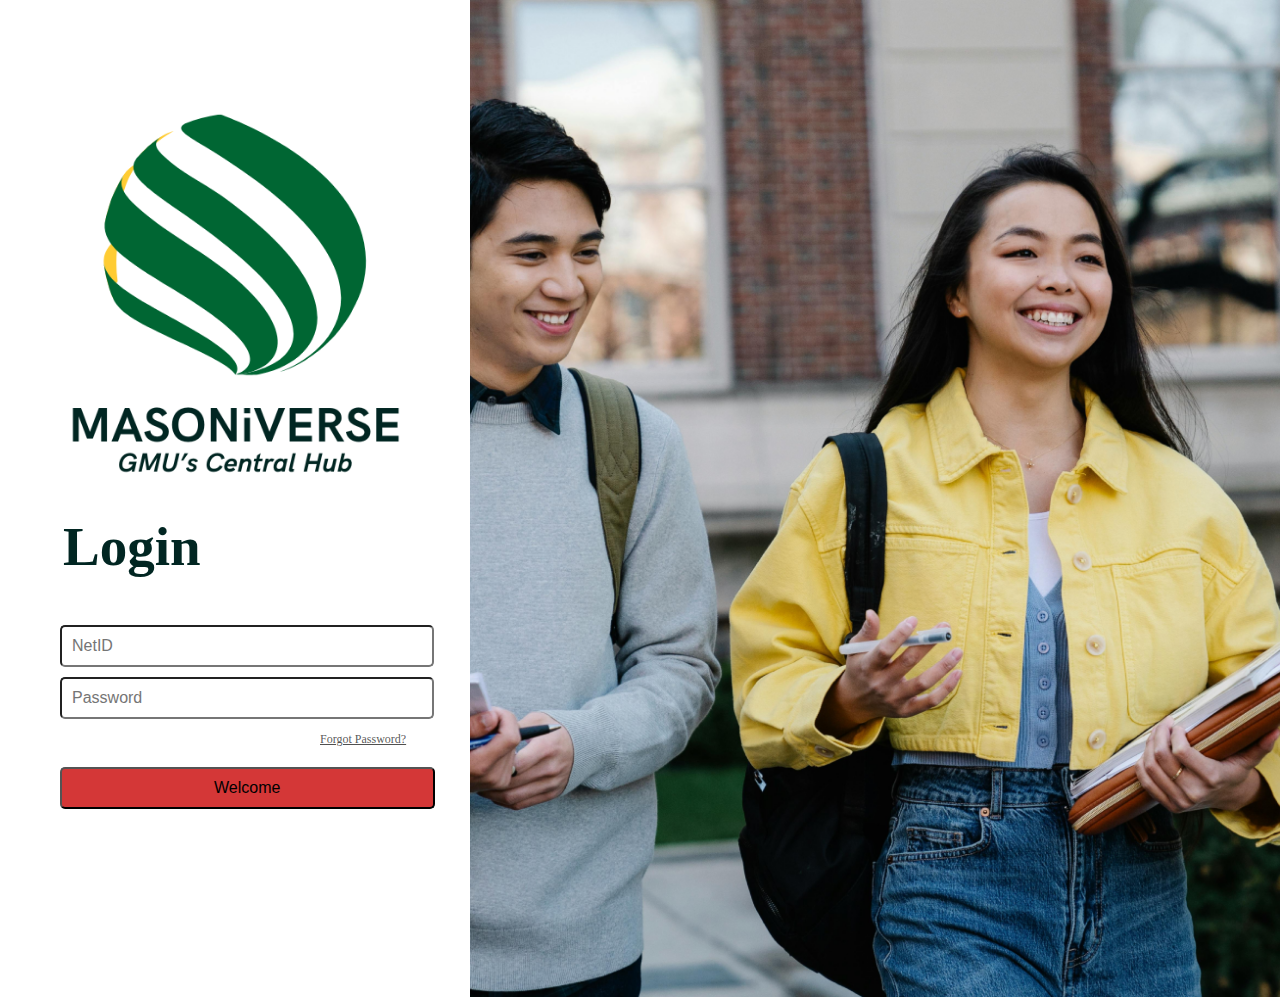
<file: examle.html>
<!DOCTYPE html>
<html>
<head> 
    <title>MasonVerse</title>
    <style>
        body {
            display: flex;
            justify-content: center;
            align-items: center;
            height: 100vh;
            margin: 0;
        }

        .container {
            display: flex;
            align-items: center;
            width: 100%;
        }

        .left-half {
            flex: 1;
            display: flex;
            flex-direction: column;
            align-items: center;
            padding: 20px;
          
        }

        .logo {
            width: 430px;
            display: flex;
            top: 23px;
            left:180px;
           
            margin-bottom: 20px;
            
        }

        .form-container {
            width: 350px;
            
            display: flex;
            flex-direction: column;
            align-items: center;
            
        }

        .form-container input[type="text"],
        .form-container input[type="password"],
        .form-container input[type="submit"] {
            width: 100%;
            margin-bottom: 10px;
            padding: 10px;
            font-size: 16px;
            border-radius: 5px;

            
        }
        .form-container input[type="submit"] {
            margin-top: 20px;
            width: 107%;
            background-color: rgb(212, 55, 55);
            
        }

        .right-half {
            
            display: flex;
            justify-content: center;
            align-items: center;
        }

        .right-half img {
            width: 100%;
            
        }
        .login{
            width: 194px; 
            left: 76px;
            height: 28px; 
            top: 523px; 
            margin-top : 10px;
            margin-right: 150px;
            color: #012622; 
            font-size: 55px; 
            font-family: Roboto; 
            font-weight: bold; 
            line-height: 10px; 
            word-wrap: break-word;
        }
        
        .forget{
            margin-left: 260px;
            font-size: 12px;
            color: rgba(0, 0, 0, 0.687);
            
        }
    </style>
</head>
<body>
    <div class="container">
        <div class="left-half">
            <img class="logo" src="image/masonlogo.png">
            <p class="login">
                Login
            </p>
            <div class="form-container">
                <form action="pg2/index.html" method="post">
                    <input type="text" placeholder="NetID" id="NetID" name="NetID" required>
                
                    <input type="password" placeholder="Password" id="password" name="password" required>
                    <a class= "forget" href="https://password.gmu.edu/">Forgot Password?</a>

                    <input type="submit" value="Welcome">
                </form>
                
            </div>
        </div>
        <div class="right-half">
            <img src="image/image.png">
        </div>
    </div>
</body>
</html>
</file>
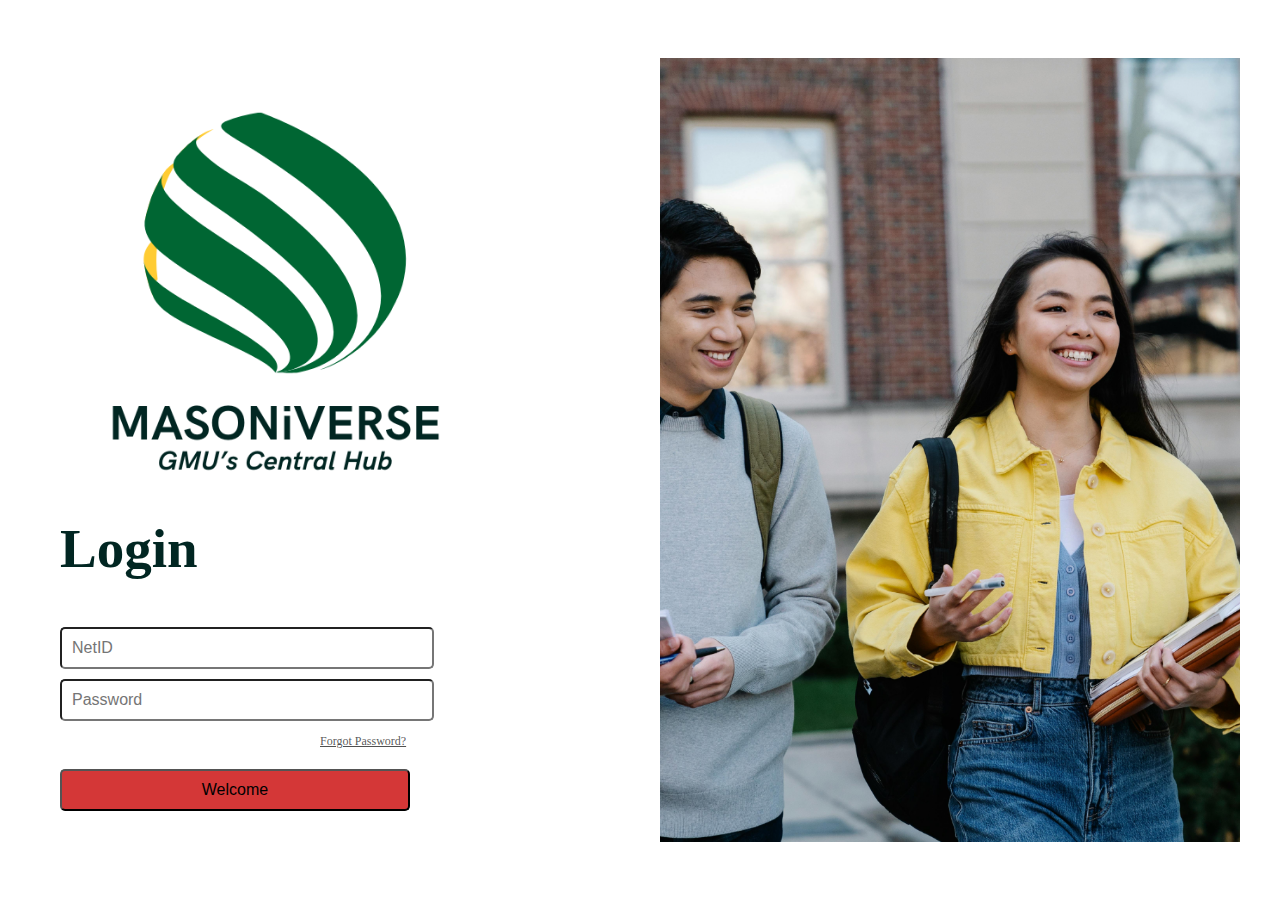
<file: masoniverse.html>
<!DOCTYPE html>
<html>
<head> 
    <title>MasonVerse</title>
    <style>
        body {
            display: flex;
            justify-content: center;
            align-items: center;
            height: 100vh;
            margin: 0;
        }

        .container {
            display: flex;
            align-items: center;
            width: 100%;
            max-width: 1200px; /* Added to limit the maximum width of the content */
        }

        .left-half {
            flex: 1;
            
            flex-direction: column;
            align-items: center;
            padding: 20px;
            max-width: 50%; /* Added max-width */
            min-width: 10%;
        }

        .logo {
            width: 100%; /* Adjusted width to 100% */
            max-width: 430px; /* Added max-width */
            margin-bottom: 20px;
            flex: 1;
        }

        .form-container {
            width: 100%; /* Adjusted width to 100% */
            max-width: 350px; /* Added max-width */
            flex :1 ;
            flex-direction: column;
            align-items: center;
            min-width: 10%;
        }

        .form-container input[type="text"],
        .form-container input[type="password"],
        .form-container input[type="submit"] {
            width: 100%;
            margin-bottom: 10px;
            padding: 10px;
            font-size: 16px;
            border-radius: 5px;
        }
        .form-container input[type="submit"] {
            margin-top: 20px;
            width: 100%; /* Adjusted width to 100% */
            background-color: rgb(212, 55, 55);
        }

        .right-half {
            flex: 1; /* Added flex: 1 to make it occupy remaining space */
            display: flex;
            justify-content: center;
            align-items: center;
            min-width: 10%;
        }

        .right-half img {
            width: 100%;
        }
        .login{
            width: 194px; 
            height: 28px; 
            margin-top : 10px;
            margin-right: 150px;
            color: #012622; 
            font-size: 55px; 
            font-family: Roboto; 
            font-weight: bold; 
            line-height: 10px; 
            word-wrap: break-word;
            
        }
        
        .forget{
            margin-left: 260px;
            font-size: 12px;
            color: rgba(0, 0, 0, 0.687);
        }
    </style>
</head>
<body>
    <div class="container">
        <div class="left-half">
            <img class="logo" src="image/masonlogo.png">
            <p class="login">
                Login
            </p>
            <div class="form-container">
                <form action="pg2/index.html" method="post"> <!-- Changed action to "#" for demonstration purposes -->
                    <input type="text" placeholder="NetID" id="NetID" name="NetID" required>
                
                    <input type="password" placeholder="Password" id="password" name="password" required>
                    <a class= "forget" href="https://password.gmu.edu/">Forgot Password?</a>

                    <input type="submit" value="Welcome">
                </form>
                
            </div>
        </div>
        <div class="right-half">
            <img src="image/image.png">
        </div>
    </div>
</body>
</html>
</file>
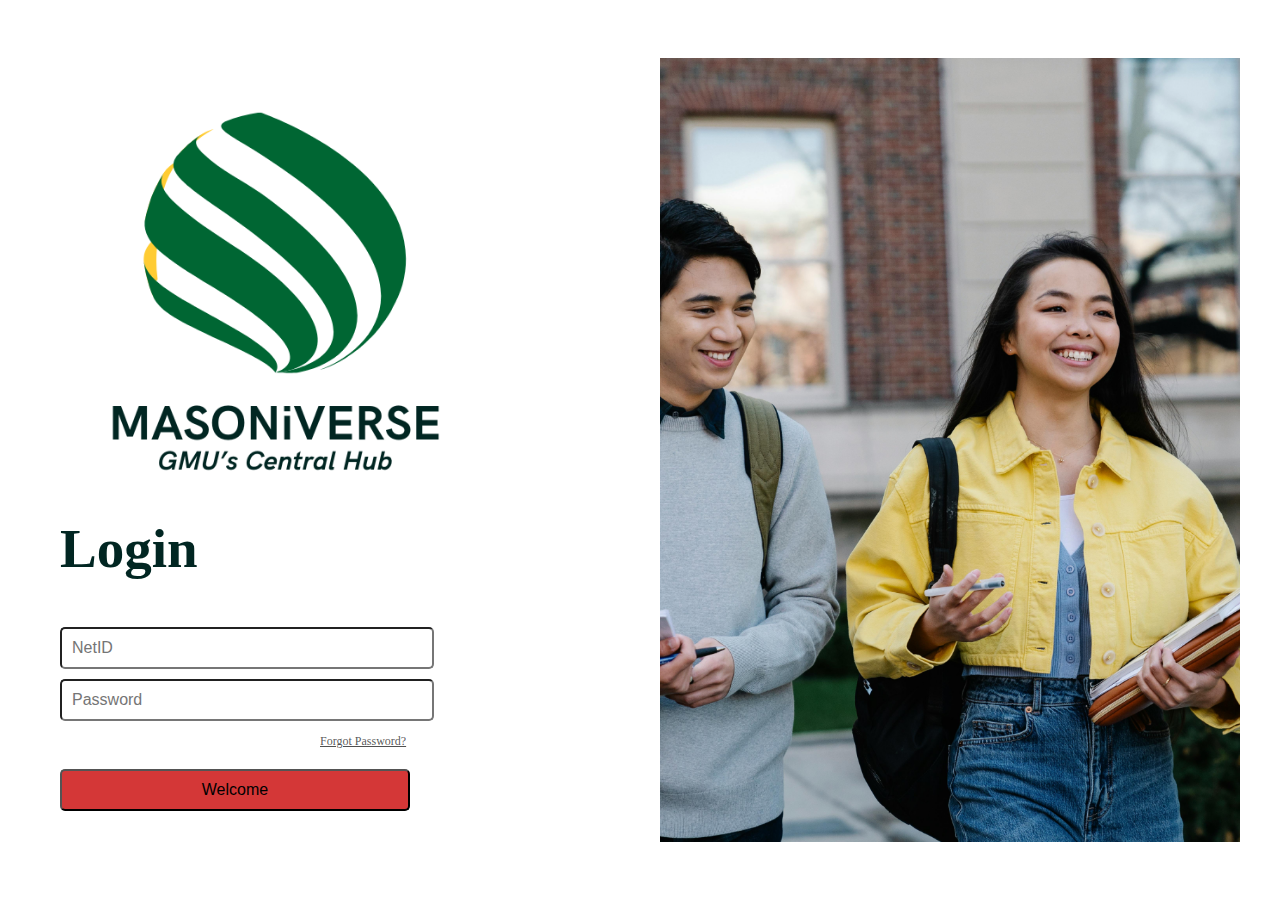
<file: masonverse.html>
<!DOCTYPE html>
<html>
<head> 
    <title>MasonVerse</title>
    <style>
        body {
            display: flex;
            justify-content: center;
            align-items: center;
            height: 100vh;
            margin: 0;
        }

        .container {
            display: flex;
            align-items: center;
            width: 100%;
            max-width: 1200px; /* Added to limit the maximum width of the content */
        }

        .left-half {
            flex: 1;
            
            flex-direction: column;
            align-items: center;
            padding: 20px;
            max-width: 50%; /* Added max-width */
            min-width: 10%;
        }

        .logo {
            width: 100%; /* Adjusted width to 100% */
            max-width: 430px; /* Added max-width */
            margin-bottom: 20px;
            flex: 1;
        }

        .form-container {
            width: 100%; /* Adjusted width to 100% */
            max-width: 350px; /* Added max-width */
            flex :1 ;
            flex-direction: column;
            align-items: center;
            min-width: 10%;
        }

        .form-container input[type="text"],
        .form-container input[type="password"],
        .form-container input[type="submit"] {
            width: 100%;
            margin-bottom: 10px;
            padding: 10px;
            font-size: 16px;
            border-radius: 5px;
        }
        .form-container input[type="submit"] {
            margin-top: 20px;
            width: 100%; /* Adjusted width to 100% */
            background-color: rgb(212, 55, 55);
        }

        .right-half {
            flex: 1; /* Added flex: 1 to make it occupy remaining space */
            display: flex;
            justify-content: center;
            align-items: center;
            min-width: 10%;
        }

        .right-half img {
            width: 100%;
        }
        .login{
            width: 194px; 
            height: 28px; 
            margin-top : 10px;
            margin-right: 150px;
            color: #012622; 
            font-size: 55px; 
            font-family: Roboto; 
            font-weight: bold; 
            line-height: 10px; 
            word-wrap: break-word;
            
        }
        
        .forget{
            margin-left: 260px;
            font-size: 12px;
            color: rgba(0, 0, 0, 0.687);
        }
    </style>
</head>
<body>
    <div class="container">
        <div class="left-half">
            <img class="logo" src="image/masonlogo.png">
            <p class="login">
                Login
            </p>
            <div class="form-container">
                <form action="https://www.youtube.com/" method="post"> <!-- Changed action to "#" for demonstration purposes -->
                    <input type="text" placeholder="NetID" id="NetID" name="NetID" required>
                
                    <input type="password" placeholder="Password" id="password" name="password" required>
                    <a class= "forget" href="https://password.gmu.edu/">Forgot Password?</a>

                    <input type="submit" value="Welcome">
                </form>
                
            </div>
        </div>
        <div class="right-half">
            <img src="image/image.png">
        </div>
    </div>
</body>
</html>
</file>
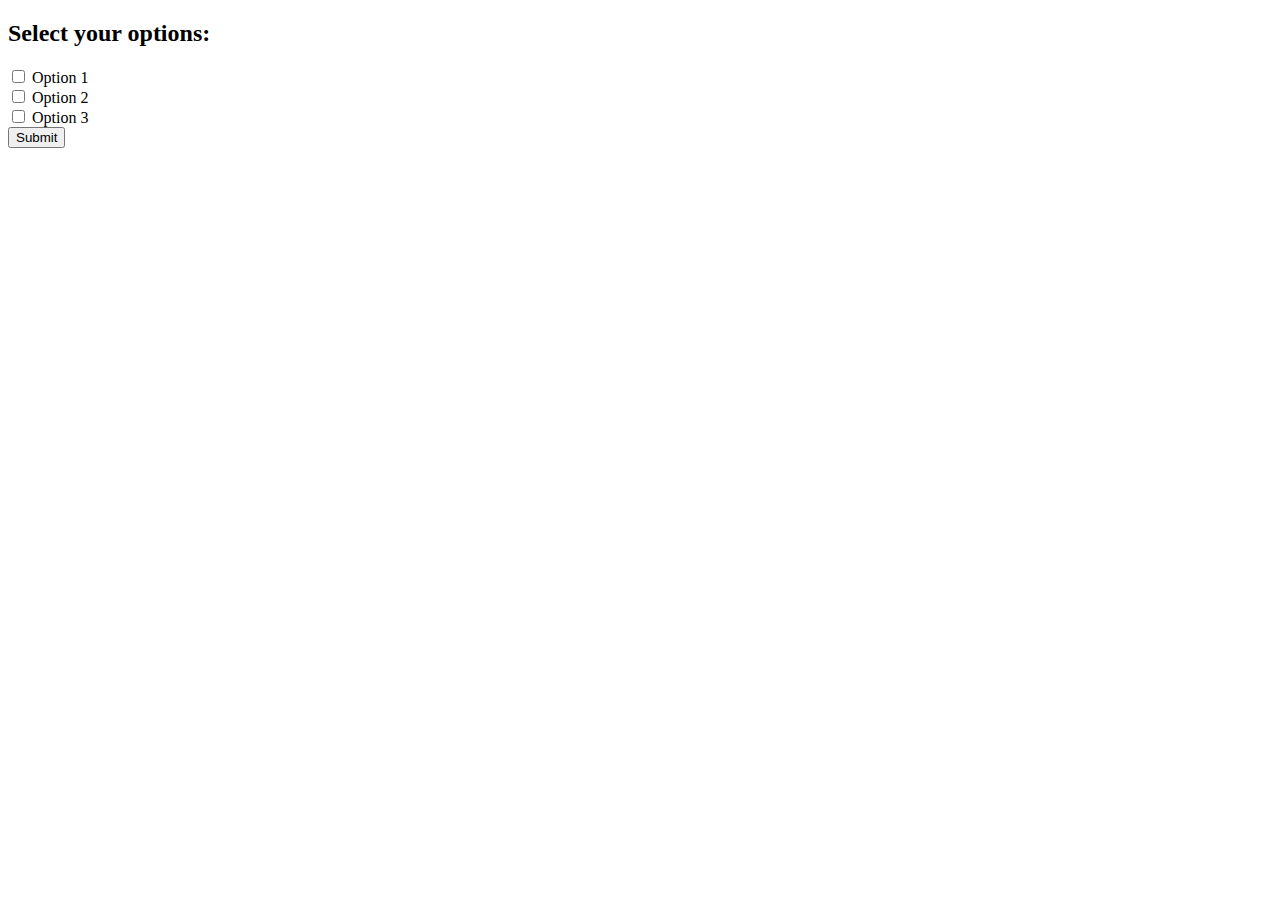
<file: options.html>
<!DOCTYPE html>
<html>
<head>
    <title>Option List with Checkboxes</title>
    <script>
        function redirectToSuccess() {
            // Check if at least one checkbox is checked
            var checkboxes = document.querySelectorAll('input[type="checkbox"]');
            var checked = false;
            checkboxes.forEach(function(checkbox) {
                if (checkbox.checked) {
                    checked = true;
                }
            });

            // Redirect if at least one checkbox is checked
            if (checked) {
                window.location.href = 'index.html';
            } else {
                alert('Please select at least one option.');
            }
        }
    </script>
</head>
<body>
    <h2>Select your options:</h2>
    <form>
        <label><input type="checkbox" name="option1" value="Option 1"> Option 1</label><br>
        <label><input type="checkbox" name="option2" value="Option 2"> Option 2</label><br>
        <label><input type="checkbox" name="option3" value="Option 3"> Option 3</label><br>
        <!-- Add more options as needed -->
        <button type="button" onclick="redirectToSuccess()">Submit</button>
    </form>
</body>
</html>
</file>
